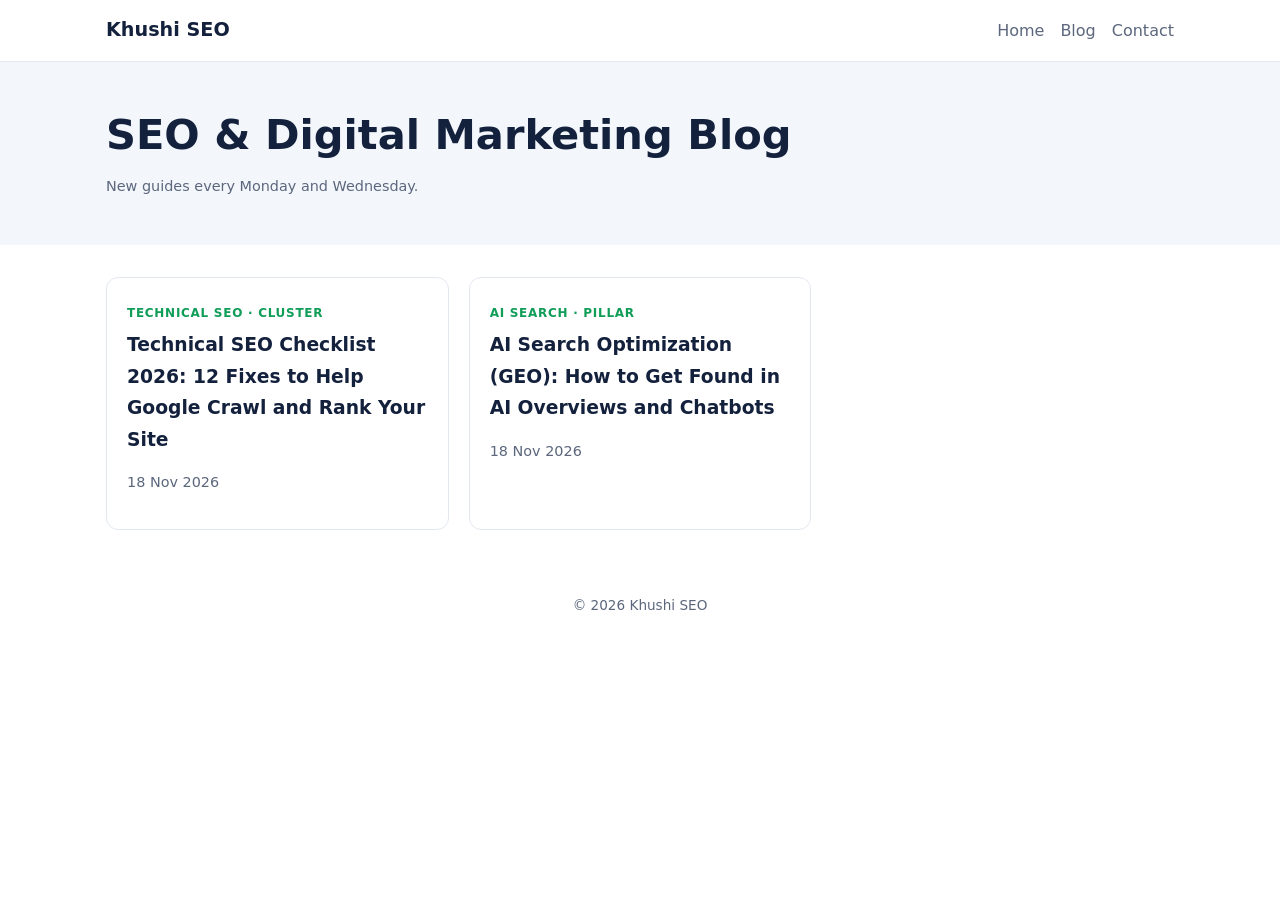
<file: blog/index.html>
<!DOCTYPE html>
<html lang="en-IN">
<head>
<meta charset="UTF-8"><meta name="viewport" content="width=device-width, initial-scale=1.0">
<title>SEO & Digital Marketing Blog | Khushi SEO</title>
<meta name="description" content="Practical guides on SEO services, local SEO, AI search, technical SEO, content marketing and digital marketing for Indian businesses.">
<link rel="canonical" href="https://khushiseo.in/blog/">
<link rel="stylesheet" href="/blog/assets/blog.css">
</head>
<body>
<header class="site"><div class="wrap wide"><a class="brand" href="/">Khushi SEO</a><nav><a href="/">Home</a><a href="/blog/">Blog</a><a href="/#contact">Contact</a></nav></div></header>
<section class="hero"><div class="wrap wide"><h1>SEO & Digital Marketing Blog</h1><p class="meta">New guides every Monday and Wednesday.</p></div></section>
<main class="wrap wide">
<div class="grid" id="posts">
<!-- POSTS:START (automation inserts newest first) -->
<a class="card" href="/blog/technical-seo-checklist/" style="text-decoration:none;color:inherit"><span class="tag">Technical SEO · Cluster</span><h3>Technical SEO Checklist 2026: 12 Fixes to Help Google Crawl and Rank Your Site</h3><p class="meta">18 Nov 2026</p></a>
<a class="card" href="/blog/ai-search-optimization-guide/" style="text-decoration:none;color:inherit"><span class="tag">AI Search · Pillar</span><h3>AI Search Optimization (GEO): How to Get Found in AI Overviews and Chatbots</h3><p class="meta">18 Nov 2026</p></a>
<!-- POSTS:END -->
</div>
</main>
<footer>© 2026 Khushi SEO</footer>
</body></html>
</file>
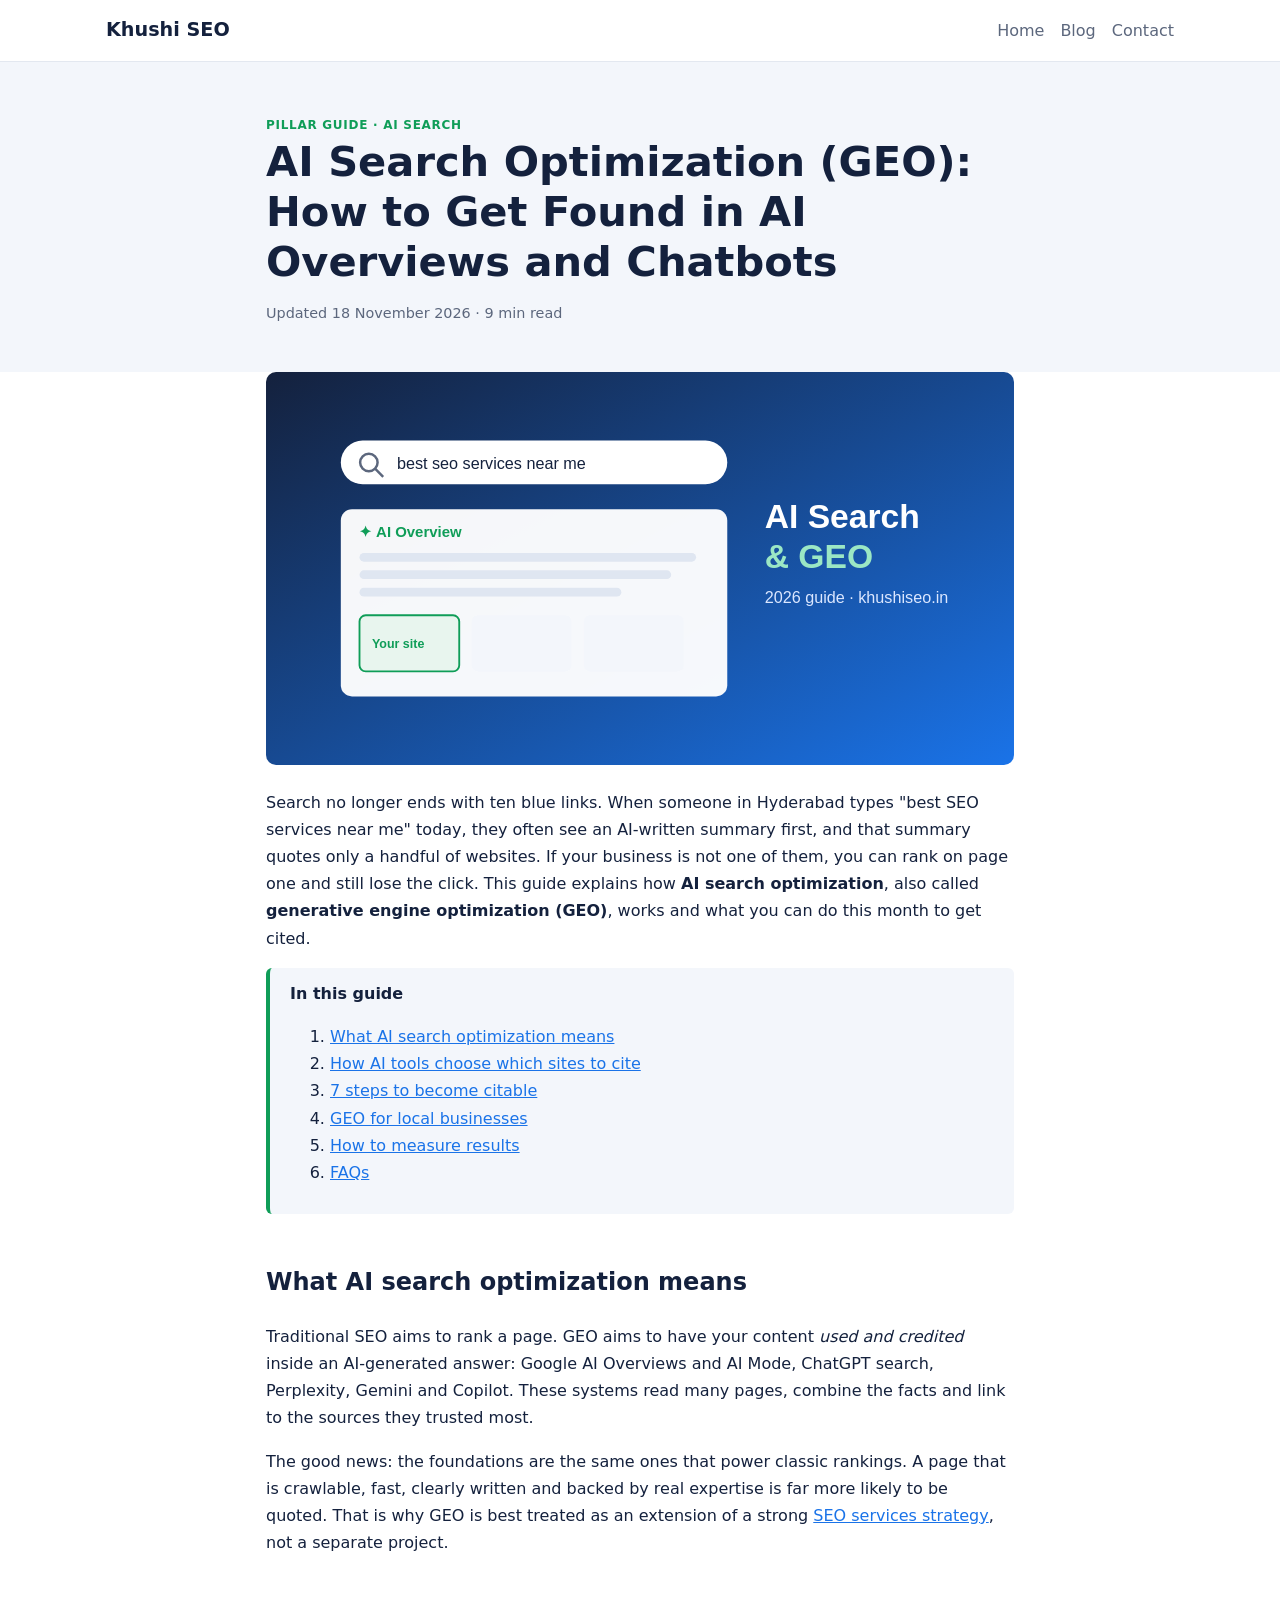
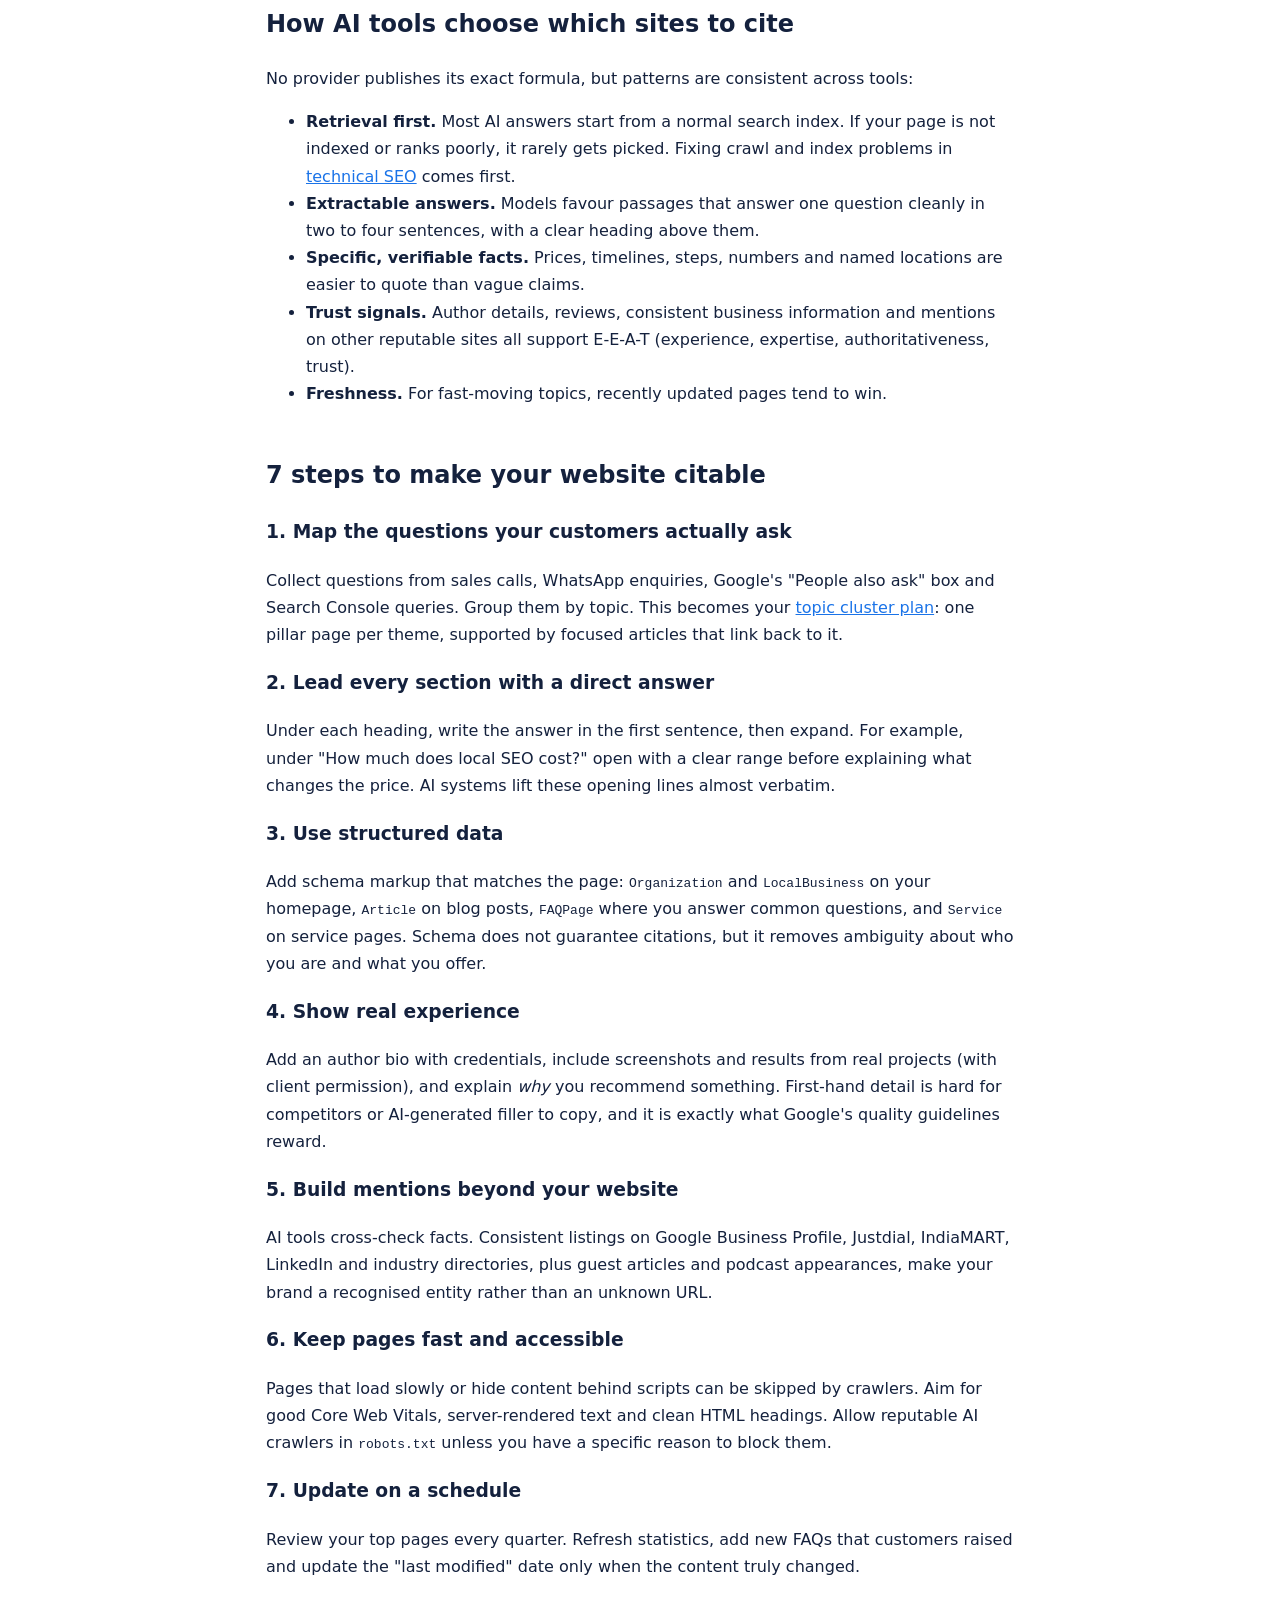
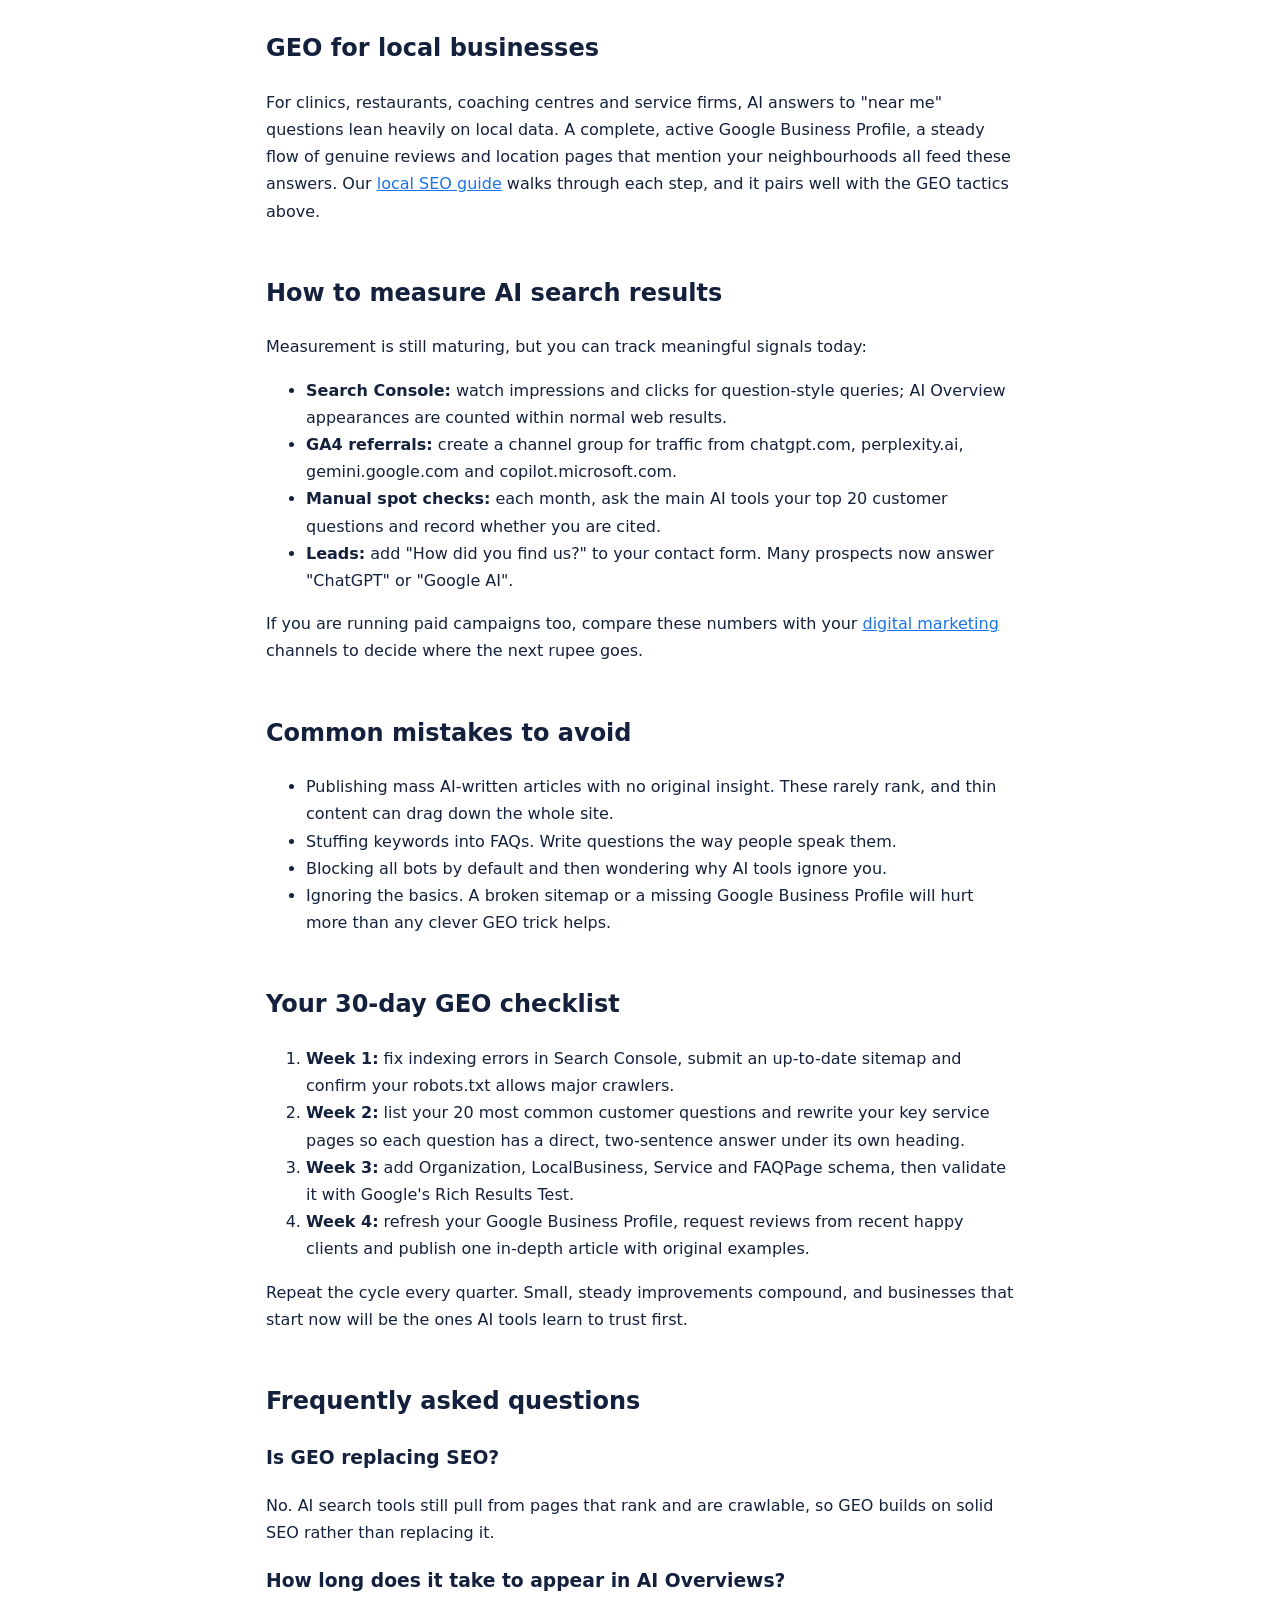
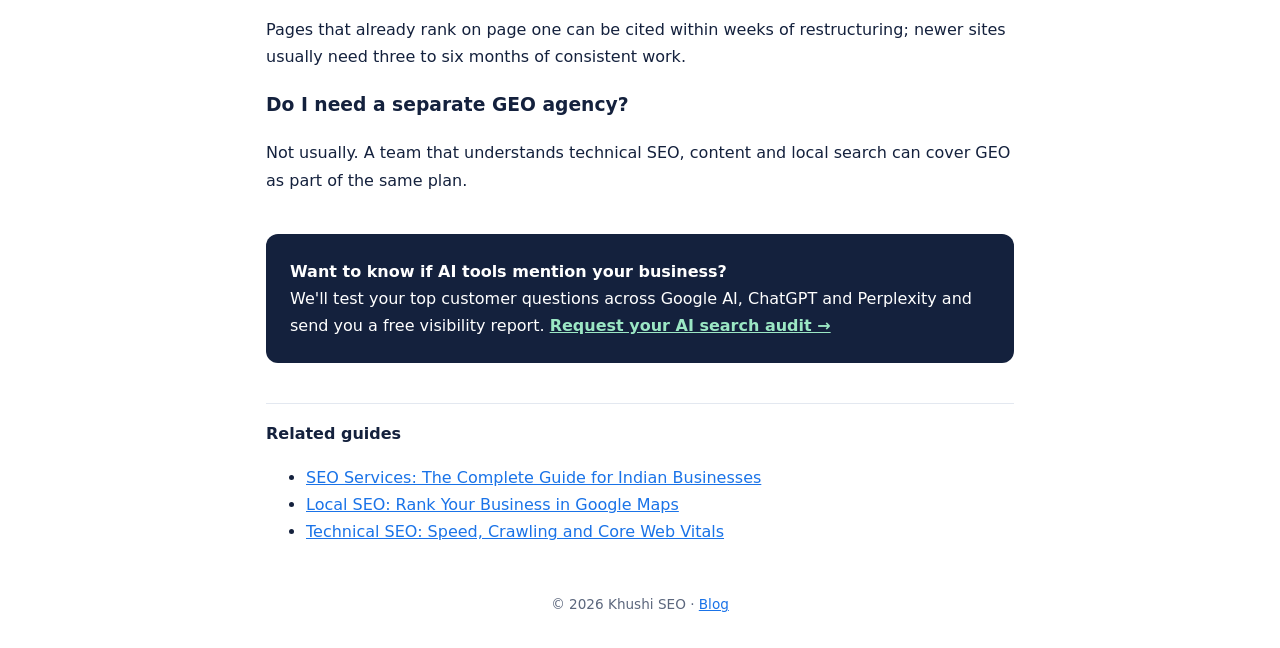
<file: blog/ai-search-optimization-guide/index.html>
<!DOCTYPE html>
<html lang="en-IN">
<head>
<meta charset="UTF-8"><meta name="viewport" content="width=device-width, initial-scale=1.0">
<title>AI Search Optimization (GEO) Guide 2026 | Khushi SEO</title>
<meta name="description" content="Learn how to get your business cited in Google AI Overviews, ChatGPT and other AI search tools. A practical 2026 guide to generative engine optimization (GEO).">
<link rel="canonical" href="https://khushiseo.in/blog/ai-search-optimization-guide/">
<meta property="og:type" content="article"><meta property="og:title" content="AI Search Optimization (GEO): The 2026 Guide">
<meta property="og:description" content="How to get your business cited in AI Overviews and chatbots.">
<meta property="og:image" content="https://khushiseo.in/blog/images/ai-search-optimization-guide.svg">
<meta name="twitter:card" content="summary_large_image">
<link rel="stylesheet" href="/blog/assets/blog.css">
<script type="application/ld+json">
{"@context":"https://schema.org","@graph":[
{"@type":"BlogPosting","headline":"AI Search Optimization (GEO): How to Get Found in AI Overviews and Chatbots","datePublished":"2026-11-18","dateModified":"2026-11-18","author":{"@type":"Organization","name":"Khushi SEO"},"publisher":{"@type":"Organization","name":"Khushi SEO","url":"https://khushiseo.in"},"image":"https://khushiseo.in/blog/images/ai-search-optimization-guide.svg","mainEntityOfPage":"https://khushiseo.in/blog/ai-search-optimization-guide/","keywords":"ai seo, generative engine optimization, ai overviews seo, answer engine optimization"},
{"@type":"FAQPage","mainEntity":[
{"@type":"Question","name":"Is GEO replacing SEO?","acceptedAnswer":{"@type":"Answer","text":"No. AI search tools still pull from pages that rank and are crawlable, so GEO builds on solid SEO rather than replacing it."}},
{"@type":"Question","name":"How long does it take to appear in AI Overviews?","acceptedAnswer":{"@type":"Answer","text":"Pages that already rank on page one can be cited within weeks of restructuring; newer sites usually need three to six months of consistent work."}}]}]}
</script>
</head>
<body>
<header class="site"><div class="wrap wide"><a class="brand" href="/">Khushi SEO</a><nav><a href="/">Home</a><a href="/blog/">Blog</a><a href="/#contact">Contact</a></nav></div></header>
<section class="hero"><div class="wrap">
<span class="tag">Pillar guide · AI Search</span>
<h1>AI Search Optimization (GEO): How to Get Found in AI Overviews and Chatbots</h1>
<p class="meta">Updated 18 November 2026 · 9 min read</p>
</div></section>
<main class="wrap"><article>
<img src="/blog/images/ai-search-optimization-guide.svg" alt="Search bar feeding an AI Overview that cites a business website" width="1200" height="630">

<p>Search no longer ends with ten blue links. When someone in Hyderabad types "best SEO services near me" today, they often see an AI-written summary first, and that summary quotes only a handful of websites. If your business is not one of them, you can rank on page one and still lose the click. This guide explains how <strong>AI search optimization</strong>, also called <strong>generative engine optimization (GEO)</strong>, works and what you can do this month to get cited.</p>

<nav class="toc"><strong>In this guide</strong><ol>
<li><a href="#what">What AI search optimization means</a></li>
<li><a href="#how">How AI tools choose which sites to cite</a></li>
<li><a href="#steps">7 steps to become citable</a></li>
<li><a href="#local">GEO for local businesses</a></li>
<li><a href="#measure">How to measure results</a></li>
<li><a href="#faq">FAQs</a></li></ol></nav>

<h2 id="what">What AI search optimization means</h2>
<p>Traditional SEO aims to rank a page. GEO aims to have your content <em>used and credited</em> inside an AI-generated answer: Google AI Overviews and AI Mode, ChatGPT search, Perplexity, Gemini and Copilot. These systems read many pages, combine the facts and link to the sources they trusted most.</p>
<p>The good news: the foundations are the same ones that power classic rankings. A page that is crawlable, fast, clearly written and backed by real expertise is far more likely to be quoted. That is why GEO is best treated as an extension of a strong <a href="/blog/seo-services-complete-guide/">SEO services strategy</a>, not a separate project.</p>

<h2 id="how">How AI tools choose which sites to cite</h2>
<p>No provider publishes its exact formula, but patterns are consistent across tools:</p>
<ul>
<li><strong>Retrieval first.</strong> Most AI answers start from a normal search index. If your page is not indexed or ranks poorly, it rarely gets picked. Fixing crawl and index problems in <a href="/blog/technical-seo-guide/">technical SEO</a> comes first.</li>
<li><strong>Extractable answers.</strong> Models favour passages that answer one question cleanly in two to four sentences, with a clear heading above them.</li>
<li><strong>Specific, verifiable facts.</strong> Prices, timelines, steps, numbers and named locations are easier to quote than vague claims.</li>
<li><strong>Trust signals.</strong> Author details, reviews, consistent business information and mentions on other reputable sites all support E-E-A-T (experience, expertise, authoritativeness, trust).</li>
<li><strong>Freshness.</strong> For fast-moving topics, recently updated pages tend to win.</li>
</ul>

<h2 id="steps">7 steps to make your website citable</h2>
<h3>1. Map the questions your customers actually ask</h3>
<p>Collect questions from sales calls, WhatsApp enquiries, Google's "People also ask" box and Search Console queries. Group them by topic. This becomes your <a href="/blog/content-marketing-seo-guide/">topic cluster plan</a>: one pillar page per theme, supported by focused articles that link back to it.</p>

<h3>2. Lead every section with a direct answer</h3>
<p>Under each heading, write the answer in the first sentence, then expand. For example, under "How much does local SEO cost?" open with a clear range before explaining what changes the price. AI systems lift these opening lines almost verbatim.</p>

<h3>3. Use structured data</h3>
<p>Add schema markup that matches the page: <code>Organization</code> and <code>LocalBusiness</code> on your homepage, <code>Article</code> on blog posts, <code>FAQPage</code> where you answer common questions, and <code>Service</code> on service pages. Schema does not guarantee citations, but it removes ambiguity about who you are and what you offer.</p>

<h3>4. Show real experience</h3>
<p>Add an author bio with credentials, include screenshots and results from real projects (with client permission), and explain <em>why</em> you recommend something. First-hand detail is hard for competitors or AI-generated filler to copy, and it is exactly what Google's quality guidelines reward.</p>

<h3>5. Build mentions beyond your website</h3>
<p>AI tools cross-check facts. Consistent listings on Google Business Profile, Justdial, IndiaMART, LinkedIn and industry directories, plus guest articles and podcast appearances, make your brand a recognised entity rather than an unknown URL.</p>

<h3>6. Keep pages fast and accessible</h3>
<p>Pages that load slowly or hide content behind scripts can be skipped by crawlers. Aim for good Core Web Vitals, server-rendered text and clean HTML headings. Allow reputable AI crawlers in <code>robots.txt</code> unless you have a specific reason to block them.</p>

<h3>7. Update on a schedule</h3>
<p>Review your top pages every quarter. Refresh statistics, add new FAQs that customers raised and update the "last modified" date only when the content truly changed.</p>

<h2 id="local">GEO for local businesses</h2>
<p>For clinics, restaurants, coaching centres and service firms, AI answers to "near me" questions lean heavily on local data. A complete, active Google Business Profile, a steady flow of genuine reviews and location pages that mention your neighbourhoods all feed these answers. Our <a href="/blog/local-seo-guide/">local SEO guide</a> walks through each step, and it pairs well with the GEO tactics above.</p>

<h2 id="measure">How to measure AI search results</h2>
<p>Measurement is still maturing, but you can track meaningful signals today:</p>
<ul>
<li><strong>Search Console:</strong> watch impressions and clicks for question-style queries; AI Overview appearances are counted within normal web results.</li>
<li><strong>GA4 referrals:</strong> create a channel group for traffic from chatgpt.com, perplexity.ai, gemini.google.com and copilot.microsoft.com.</li>
<li><strong>Manual spot checks:</strong> each month, ask the main AI tools your top 20 customer questions and record whether you are cited.</li>
<li><strong>Leads:</strong> add "How did you find us?" to your contact form. Many prospects now answer "ChatGPT" or "Google AI".</li>
</ul>
<p>If you are running paid campaigns too, compare these numbers with your <a href="/blog/digital-marketing-guide/">digital marketing</a> channels to decide where the next rupee goes.</p>

<h2>Common mistakes to avoid</h2>
<ul>
<li>Publishing mass AI-written articles with no original insight. These rarely rank, and thin content can drag down the whole site.</li>
<li>Stuffing keywords into FAQs. Write questions the way people speak them.</li>
<li>Blocking all bots by default and then wondering why AI tools ignore you.</li>
<li>Ignoring the basics. A broken sitemap or a missing Google Business Profile will hurt more than any clever GEO trick helps.</li>
</ul>

<h2>Your 30-day GEO checklist</h2>
<ol>
<li><strong>Week 1:</strong> fix indexing errors in Search Console, submit an up-to-date sitemap and confirm your robots.txt allows major crawlers.</li>
<li><strong>Week 2:</strong> list your 20 most common customer questions and rewrite your key service pages so each question has a direct, two-sentence answer under its own heading.</li>
<li><strong>Week 3:</strong> add Organization, LocalBusiness, Service and FAQPage schema, then validate it with Google's Rich Results Test.</li>
<li><strong>Week 4:</strong> refresh your Google Business Profile, request reviews from recent happy clients and publish one in-depth article with original examples.</li>
</ol>
<p>Repeat the cycle every quarter. Small, steady improvements compound, and businesses that start now will be the ones AI tools learn to trust first.</p>

<h2 id="faq">Frequently asked questions</h2>
<h3>Is GEO replacing SEO?</h3>
<p>No. AI search tools still pull from pages that rank and are crawlable, so GEO builds on solid SEO rather than replacing it.</p>
<h3>How long does it take to appear in AI Overviews?</h3>
<p>Pages that already rank on page one can be cited within weeks of restructuring; newer sites usually need three to six months of consistent work.</p>
<h3>Do I need a separate GEO agency?</h3>
<p>Not usually. A team that understands technical SEO, content and local search can cover GEO as part of the same plan.</p>

<div class="cta"><strong>Want to know if AI tools mention your business?</strong><br>We'll test your top customer questions across Google AI, ChatGPT and Perplexity and send you a free visibility report. <a href="/#contact">Request your AI search audit →</a></div>

<div class="related"><strong>Related guides</strong><ul>
<li><a href="/blog/seo-services-complete-guide/">SEO Services: The Complete Guide for Indian Businesses</a></li>
<li><a href="/blog/local-seo-guide/">Local SEO: Rank Your Business in Google Maps</a></li>
<li><a href="/blog/technical-seo-guide/">Technical SEO: Speed, Crawling and Core Web Vitals</a></li>
</ul></div>
</article></main>
<footer>© 2026 Khushi SEO · <a href="/blog/">Blog</a></footer>
</body></html>
</file>
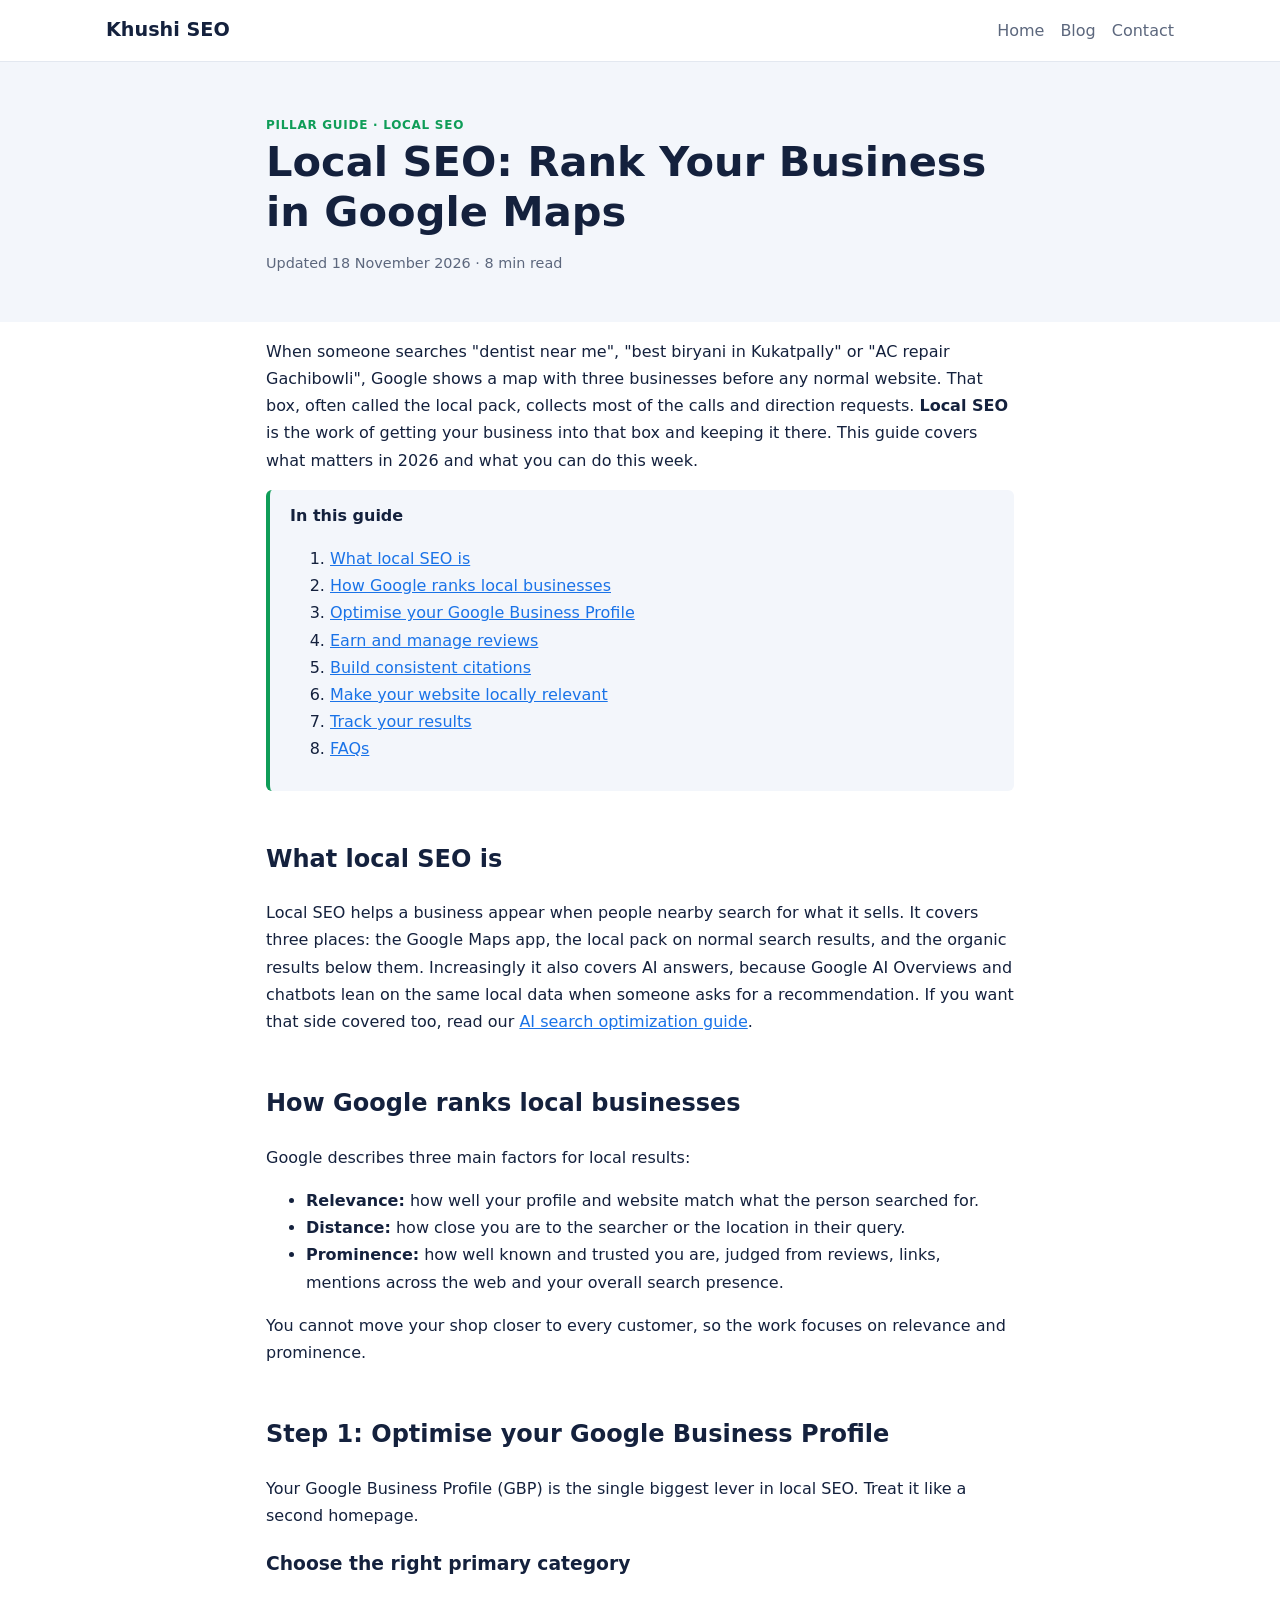
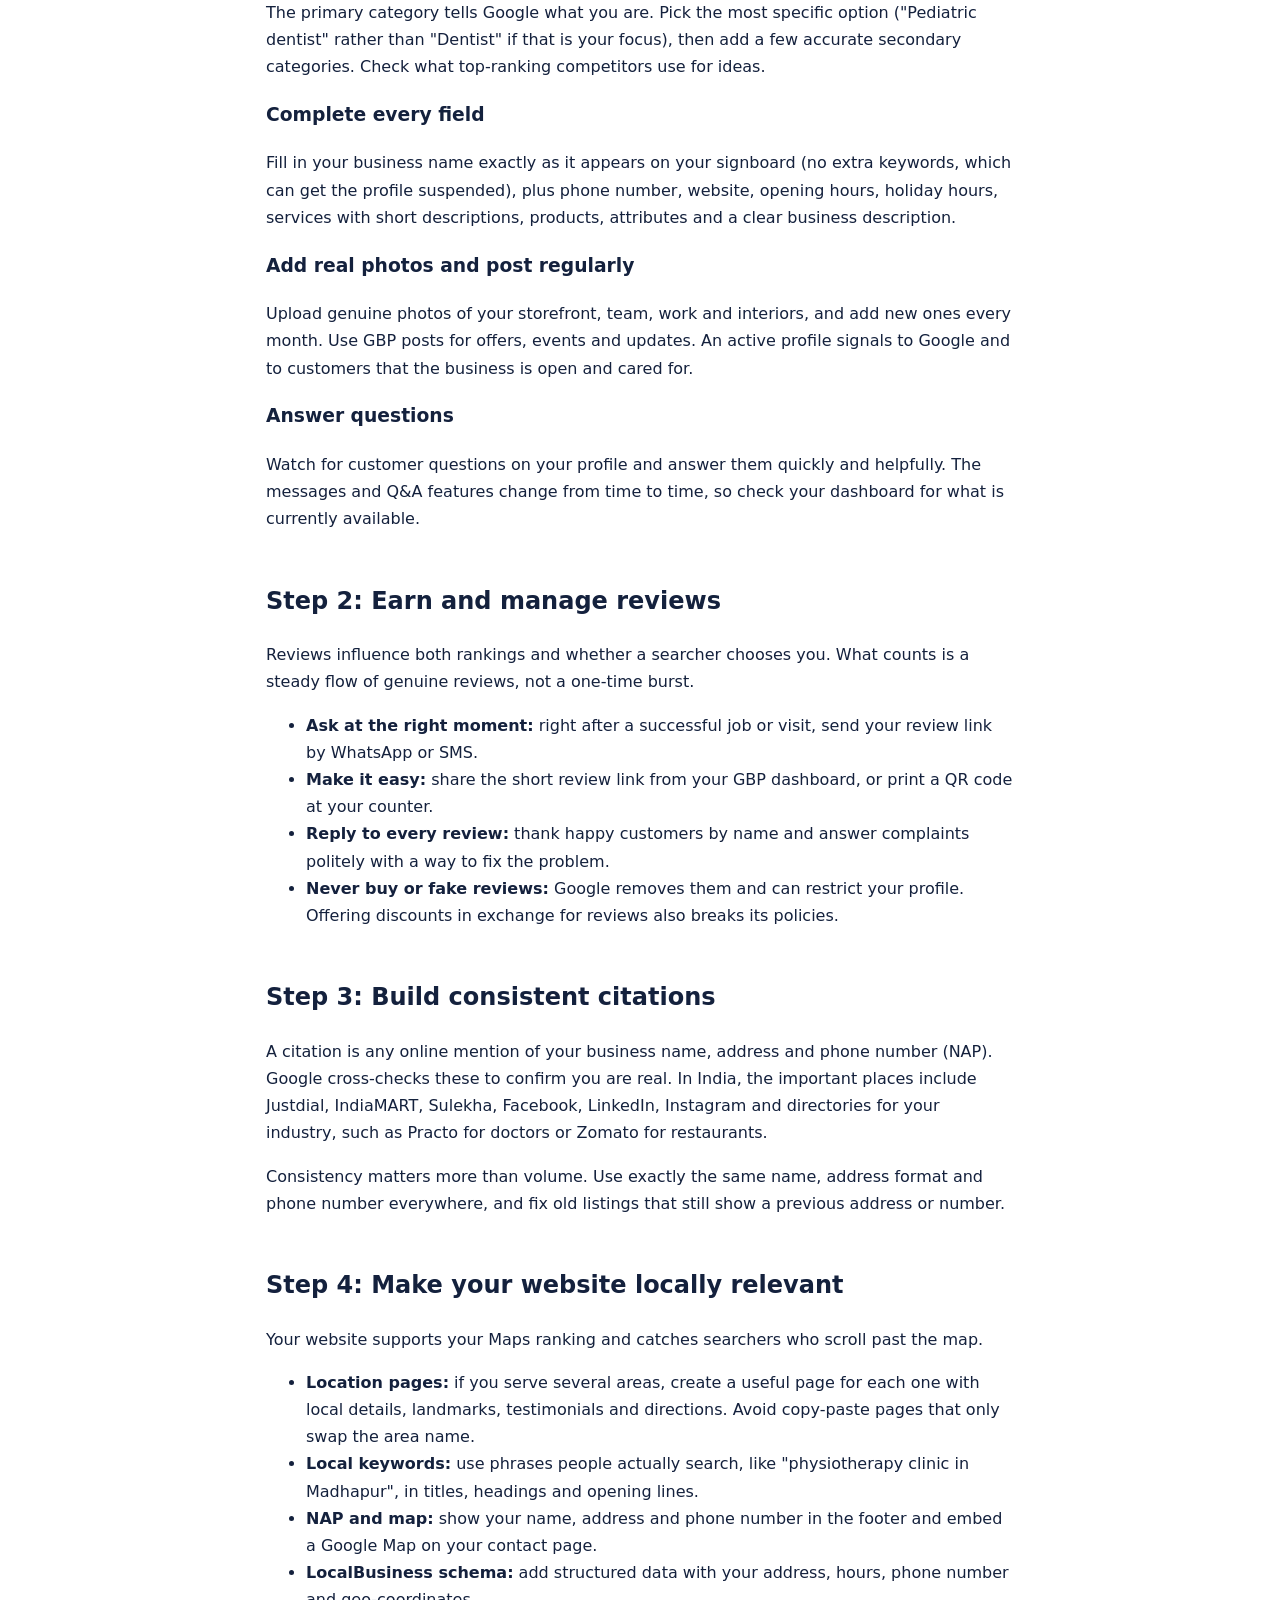
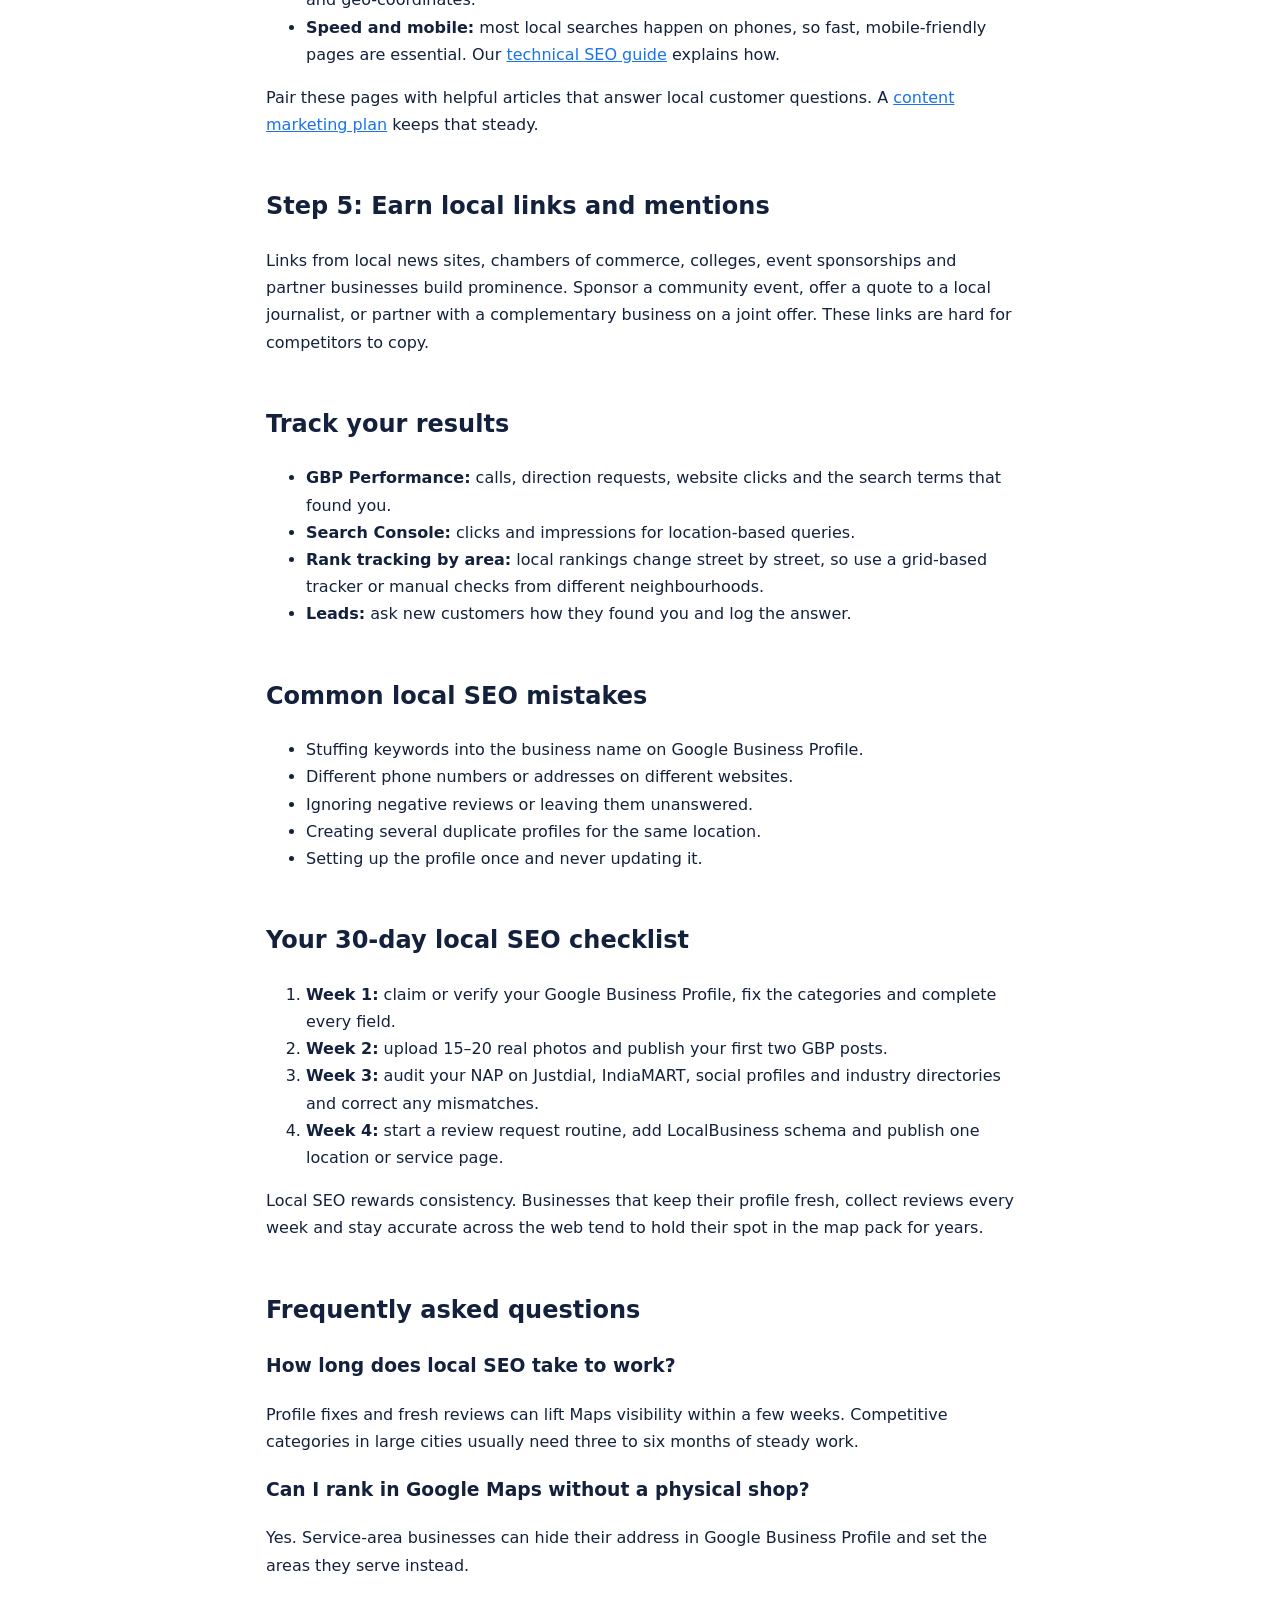
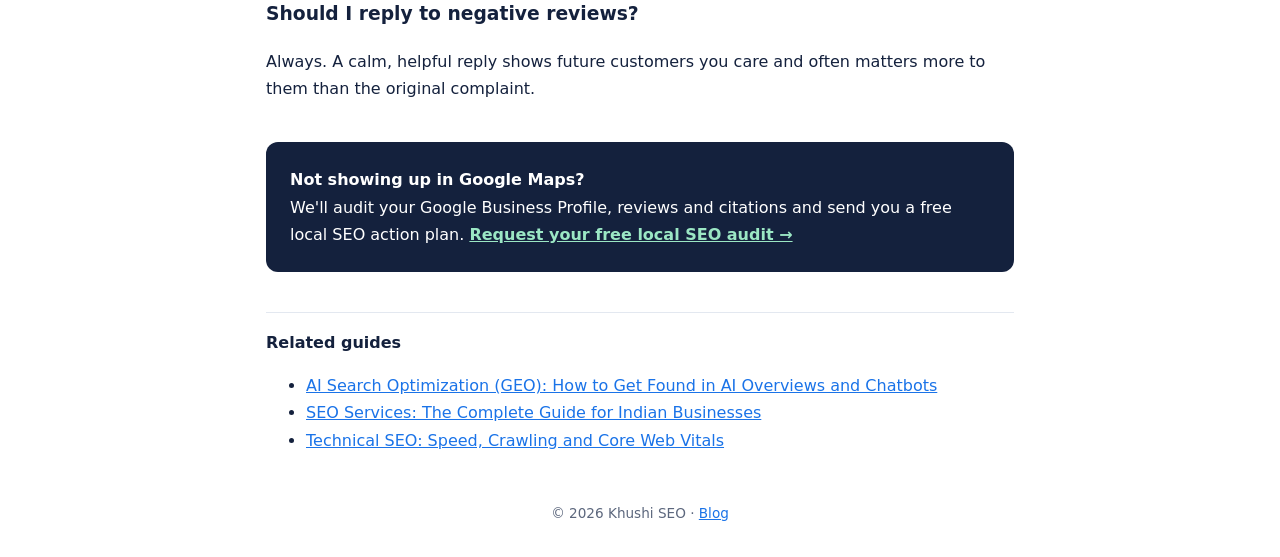
<file: blog/local-seo-guide/index.html>
<!DOCTYPE html>
<html lang="en-IN">
<head>
<meta charset="UTF-8"><meta name="viewport" content="width=device-width, initial-scale=1.0">
<title>Local SEO Guide 2026: Rank Your Business in Google Maps | Khushi SEO</title>
<meta name="description" content="A practical 2026 local SEO guide for Indian businesses: optimise your Google Business Profile, earn reviews, build citations and rank in Google Maps and 'near me' searches.">
<link rel="canonical" href="https://khushiseo.in/blog/local-seo-guide/">
<meta property="og:type" content="article"><meta property="og:title" content="Local SEO: Rank Your Business in Google Maps (2026 Guide)">
<meta property="og:description" content="How to show up in Google Maps and 'near me' searches, step by step.">
<meta property="og:image" content="https://khushiseo.in/blog/images/ai-search-optimization-guide.svg">
<meta name="twitter:card" content="summary_large_image">
<link rel="stylesheet" href="/blog/assets/blog.css">
<script type="application/ld+json">
{"@context":"https://schema.org","@graph":[
{"@type":"BlogPosting","headline":"Local SEO: Rank Your Business in Google Maps","datePublished":"2026-11-18","dateModified":"2026-11-18","author":{"@type":"Organization","name":"Khushi SEO"},"publisher":{"@type":"Organization","name":"Khushi SEO","url":"https://khushiseo.in"},"mainEntityOfPage":"https://khushiseo.in/blog/local-seo-guide/","keywords":"local seo, google business profile, near me seo, google maps ranking, local seo services india"},
{"@type":"FAQPage","mainEntity":[
{"@type":"Question","name":"How long does local SEO take to work?","acceptedAnswer":{"@type":"Answer","text":"Profile fixes and fresh reviews can lift Maps visibility within a few weeks. Competitive categories in large cities usually need three to six months of steady work."}},
{"@type":"Question","name":"Can I rank in Google Maps without a physical shop?","acceptedAnswer":{"@type":"Answer","text":"Yes. Service-area businesses can hide their address in Google Business Profile and set the areas they serve instead."}},
{"@type":"Question","name":"Should I reply to negative reviews?","acceptedAnswer":{"@type":"Answer","text":"Always. A calm, helpful reply shows future customers you care and often matters more to them than the original complaint."}}]}]}
</script>
</head>
<body>
<header class="site"><div class="wrap wide"><a class="brand" href="/">Khushi SEO</a><nav><a href="/">Home</a><a href="/blog/">Blog</a><a href="/#contact">Contact</a></nav></div></header>
<section class="hero"><div class="wrap">
<span class="tag">Pillar guide · Local SEO</span>
<h1>Local SEO: Rank Your Business in Google Maps</h1>
<p class="meta">Updated 18 November 2026 · 8 min read</p>
</div></section>
<main class="wrap"><article>

<p>When someone searches "dentist near me", "best biryani in Kukatpally" or "AC repair Gachibowli", Google shows a map with three businesses before any normal website. That box, often called the local pack, collects most of the calls and direction requests. <strong>Local SEO</strong> is the work of getting your business into that box and keeping it there. This guide covers what matters in 2026 and what you can do this week.</p>

<nav class="toc"><strong>In this guide</strong><ol>
<li><a href="#what">What local SEO is</a></li>
<li><a href="#factors">How Google ranks local businesses</a></li>
<li><a href="#gbp">Optimise your Google Business Profile</a></li>
<li><a href="#reviews">Earn and manage reviews</a></li>
<li><a href="#citations">Build consistent citations</a></li>
<li><a href="#website">Make your website locally relevant</a></li>
<li><a href="#measure">Track your results</a></li>
<li><a href="#faq">FAQs</a></li></ol></nav>

<h2 id="what">What local SEO is</h2>
<p>Local SEO helps a business appear when people nearby search for what it sells. It covers three places: the Google Maps app, the local pack on normal search results, and the organic results below them. Increasingly it also covers AI answers, because Google AI Overviews and chatbots lean on the same local data when someone asks for a recommendation. If you want that side covered too, read our <a href="/blog/ai-search-optimization-guide/">AI search optimization guide</a>.</p>

<h2 id="factors">How Google ranks local businesses</h2>
<p>Google describes three main factors for local results:</p>
<ul>
<li><strong>Relevance:</strong> how well your profile and website match what the person searched for.</li>
<li><strong>Distance:</strong> how close you are to the searcher or the location in their query.</li>
<li><strong>Prominence:</strong> how well known and trusted you are, judged from reviews, links, mentions across the web and your overall search presence.</li>
</ul>
<p>You cannot move your shop closer to every customer, so the work focuses on relevance and prominence.</p>

<h2 id="gbp">Step 1: Optimise your Google Business Profile</h2>
<p>Your Google Business Profile (GBP) is the single biggest lever in local SEO. Treat it like a second homepage.</p>
<h3>Choose the right primary category</h3>
<p>The primary category tells Google what you are. Pick the most specific option ("Pediatric dentist" rather than "Dentist" if that is your focus), then add a few accurate secondary categories. Check what top-ranking competitors use for ideas.</p>
<h3>Complete every field</h3>
<p>Fill in your business name exactly as it appears on your signboard (no extra keywords, which can get the profile suspended), plus phone number, website, opening hours, holiday hours, services with short descriptions, products, attributes and a clear business description.</p>
<h3>Add real photos and post regularly</h3>
<p>Upload genuine photos of your storefront, team, work and interiors, and add new ones every month. Use GBP posts for offers, events and updates. An active profile signals to Google and to customers that the business is open and cared for.</p>
<h3>Answer questions</h3>
<p>Watch for customer questions on your profile and answer them quickly and helpfully. The messages and Q&amp;A features change from time to time, so check your dashboard for what is currently available.</p>

<h2 id="reviews">Step 2: Earn and manage reviews</h2>
<p>Reviews influence both rankings and whether a searcher chooses you. What counts is a steady flow of genuine reviews, not a one-time burst.</p>
<ul>
<li><strong>Ask at the right moment:</strong> right after a successful job or visit, send your review link by WhatsApp or SMS.</li>
<li><strong>Make it easy:</strong> share the short review link from your GBP dashboard, or print a QR code at your counter.</li>
<li><strong>Reply to every review:</strong> thank happy customers by name and answer complaints politely with a way to fix the problem.</li>
<li><strong>Never buy or fake reviews:</strong> Google removes them and can restrict your profile. Offering discounts in exchange for reviews also breaks its policies.</li>
</ul>

<h2 id="citations">Step 3: Build consistent citations</h2>
<p>A citation is any online mention of your business name, address and phone number (NAP). Google cross-checks these to confirm you are real. In India, the important places include Justdial, IndiaMART, Sulekha, Facebook, LinkedIn, Instagram and directories for your industry, such as Practo for doctors or Zomato for restaurants.</p>
<p>Consistency matters more than volume. Use exactly the same name, address format and phone number everywhere, and fix old listings that still show a previous address or number.</p>

<h2 id="website">Step 4: Make your website locally relevant</h2>
<p>Your website supports your Maps ranking and catches searchers who scroll past the map.</p>
<ul>
<li><strong>Location pages:</strong> if you serve several areas, create a useful page for each one with local details, landmarks, testimonials and directions. Avoid copy-paste pages that only swap the area name.</li>
<li><strong>Local keywords:</strong> use phrases people actually search, like "physiotherapy clinic in Madhapur", in titles, headings and opening lines.</li>
<li><strong>NAP and map:</strong> show your name, address and phone number in the footer and embed a Google Map on your contact page.</li>
<li><strong>LocalBusiness schema:</strong> add structured data with your address, hours, phone number and geo-coordinates.</li>
<li><strong>Speed and mobile:</strong> most local searches happen on phones, so fast, mobile-friendly pages are essential. Our <a href="/blog/technical-seo-guide/">technical SEO guide</a> explains how.</li>
</ul>
<p>Pair these pages with helpful articles that answer local customer questions. A <a href="/blog/content-marketing-seo-guide/">content marketing plan</a> keeps that steady.</p>

<h2>Step 5: Earn local links and mentions</h2>
<p>Links from local news sites, chambers of commerce, colleges, event sponsorships and partner businesses build prominence. Sponsor a community event, offer a quote to a local journalist, or partner with a complementary business on a joint offer. These links are hard for competitors to copy.</p>

<h2 id="measure">Track your results</h2>
<ul>
<li><strong>GBP Performance:</strong> calls, direction requests, website clicks and the search terms that found you.</li>
<li><strong>Search Console:</strong> clicks and impressions for location-based queries.</li>
<li><strong>Rank tracking by area:</strong> local rankings change street by street, so use a grid-based tracker or manual checks from different neighbourhoods.</li>
<li><strong>Leads:</strong> ask new customers how they found you and log the answer.</li>
</ul>

<h2>Common local SEO mistakes</h2>
<ul>
<li>Stuffing keywords into the business name on Google Business Profile.</li>
<li>Different phone numbers or addresses on different websites.</li>
<li>Ignoring negative reviews or leaving them unanswered.</li>
<li>Creating several duplicate profiles for the same location.</li>
<li>Setting up the profile once and never updating it.</li>
</ul>

<h2>Your 30-day local SEO checklist</h2>
<ol>
<li><strong>Week 1:</strong> claim or verify your Google Business Profile, fix the categories and complete every field.</li>
<li><strong>Week 2:</strong> upload 15–20 real photos and publish your first two GBP posts.</li>
<li><strong>Week 3:</strong> audit your NAP on Justdial, IndiaMART, social profiles and industry directories and correct any mismatches.</li>
<li><strong>Week 4:</strong> start a review request routine, add LocalBusiness schema and publish one location or service page.</li>
</ol>
<p>Local SEO rewards consistency. Businesses that keep their profile fresh, collect reviews every week and stay accurate across the web tend to hold their spot in the map pack for years.</p>

<h2 id="faq">Frequently asked questions</h2>
<h3>How long does local SEO take to work?</h3>
<p>Profile fixes and fresh reviews can lift Maps visibility within a few weeks. Competitive categories in large cities usually need three to six months of steady work.</p>
<h3>Can I rank in Google Maps without a physical shop?</h3>
<p>Yes. Service-area businesses can hide their address in Google Business Profile and set the areas they serve instead.</p>
<h3>Should I reply to negative reviews?</h3>
<p>Always. A calm, helpful reply shows future customers you care and often matters more to them than the original complaint.</p>

<div class="cta"><strong>Not showing up in Google Maps?</strong><br>We'll audit your Google Business Profile, reviews and citations and send you a free local SEO action plan. <a href="/#contact">Request your free local SEO audit →</a></div>

<div class="related"><strong>Related guides</strong><ul>
<li><a href="/blog/ai-search-optimization-guide/">AI Search Optimization (GEO): How to Get Found in AI Overviews and Chatbots</a></li>
<li><a href="/blog/seo-services-complete-guide/">SEO Services: The Complete Guide for Indian Businesses</a></li>
<li><a href="/blog/technical-seo-guide/">Technical SEO: Speed, Crawling and Core Web Vitals</a></li>
</ul></div>
</article></main>
<footer>© 2026 Khushi SEO · <a href="/blog/">Blog</a></footer>
</body></html>
</file>
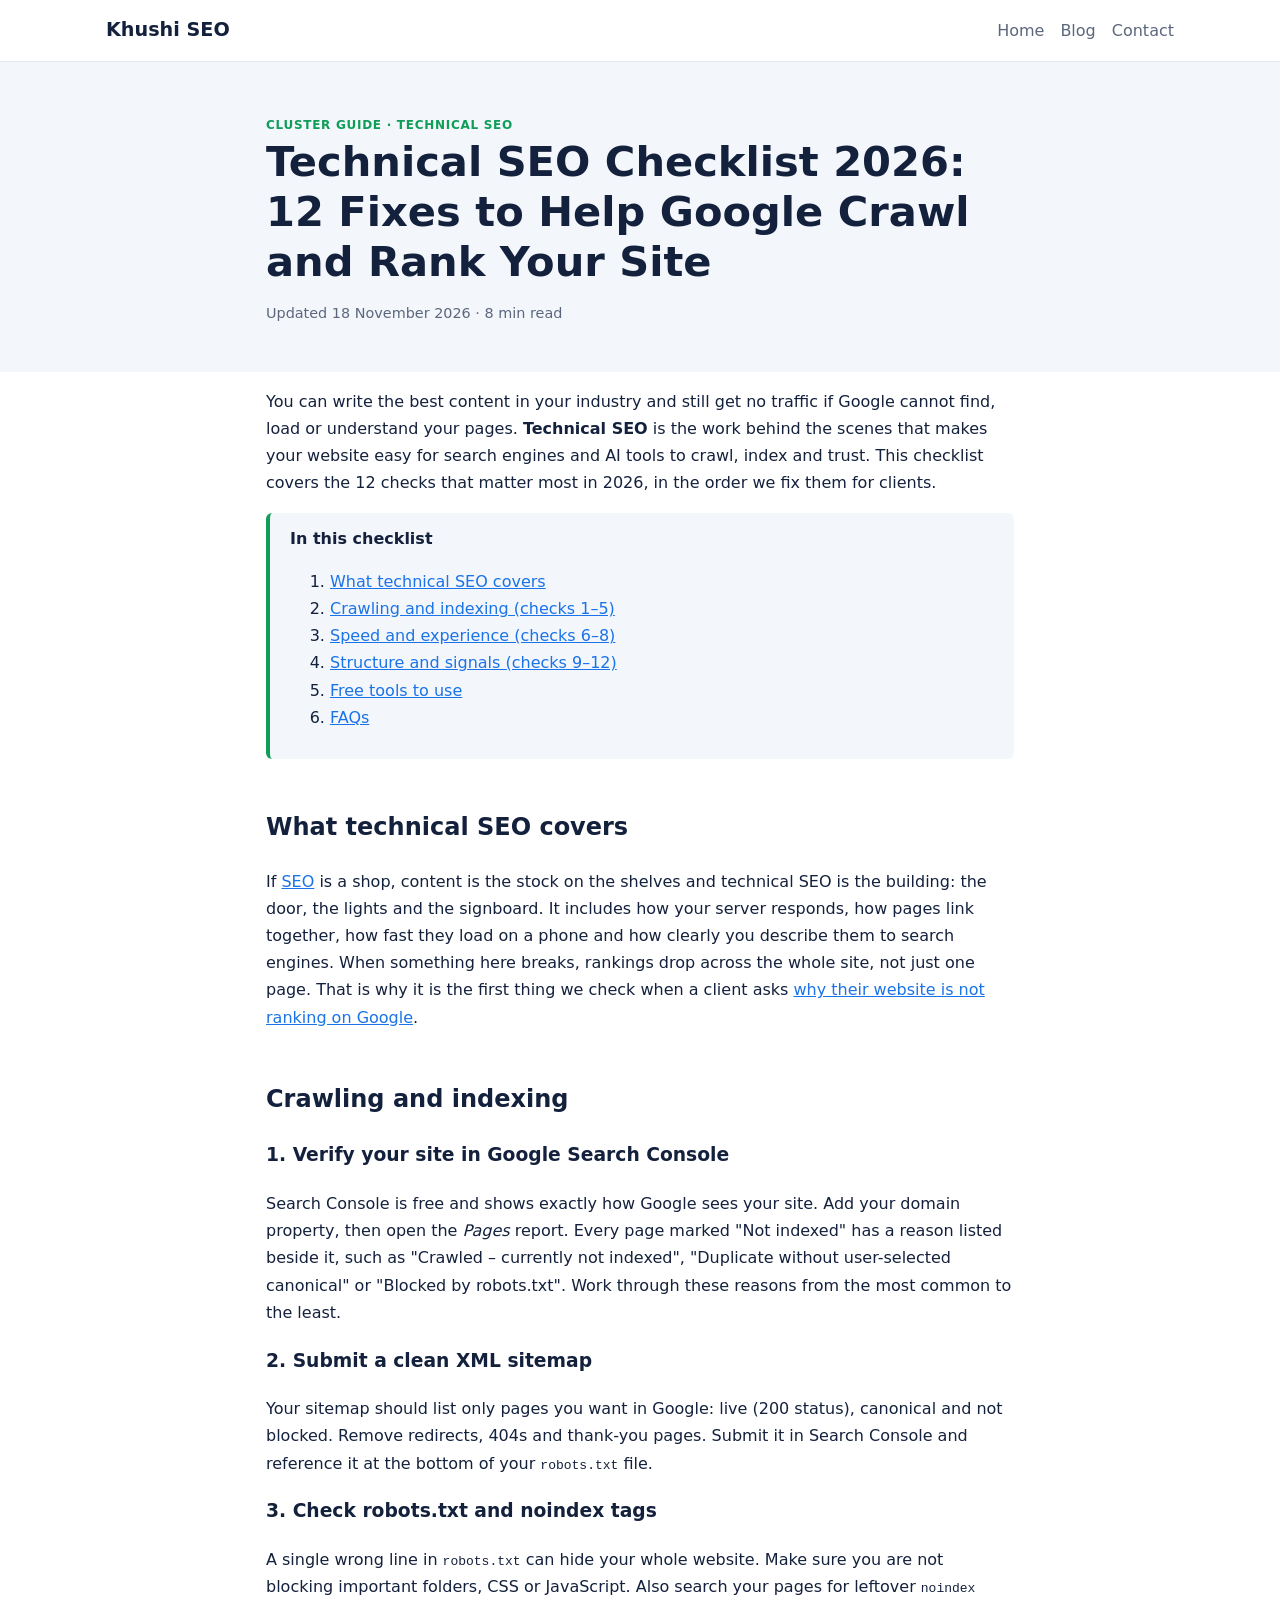
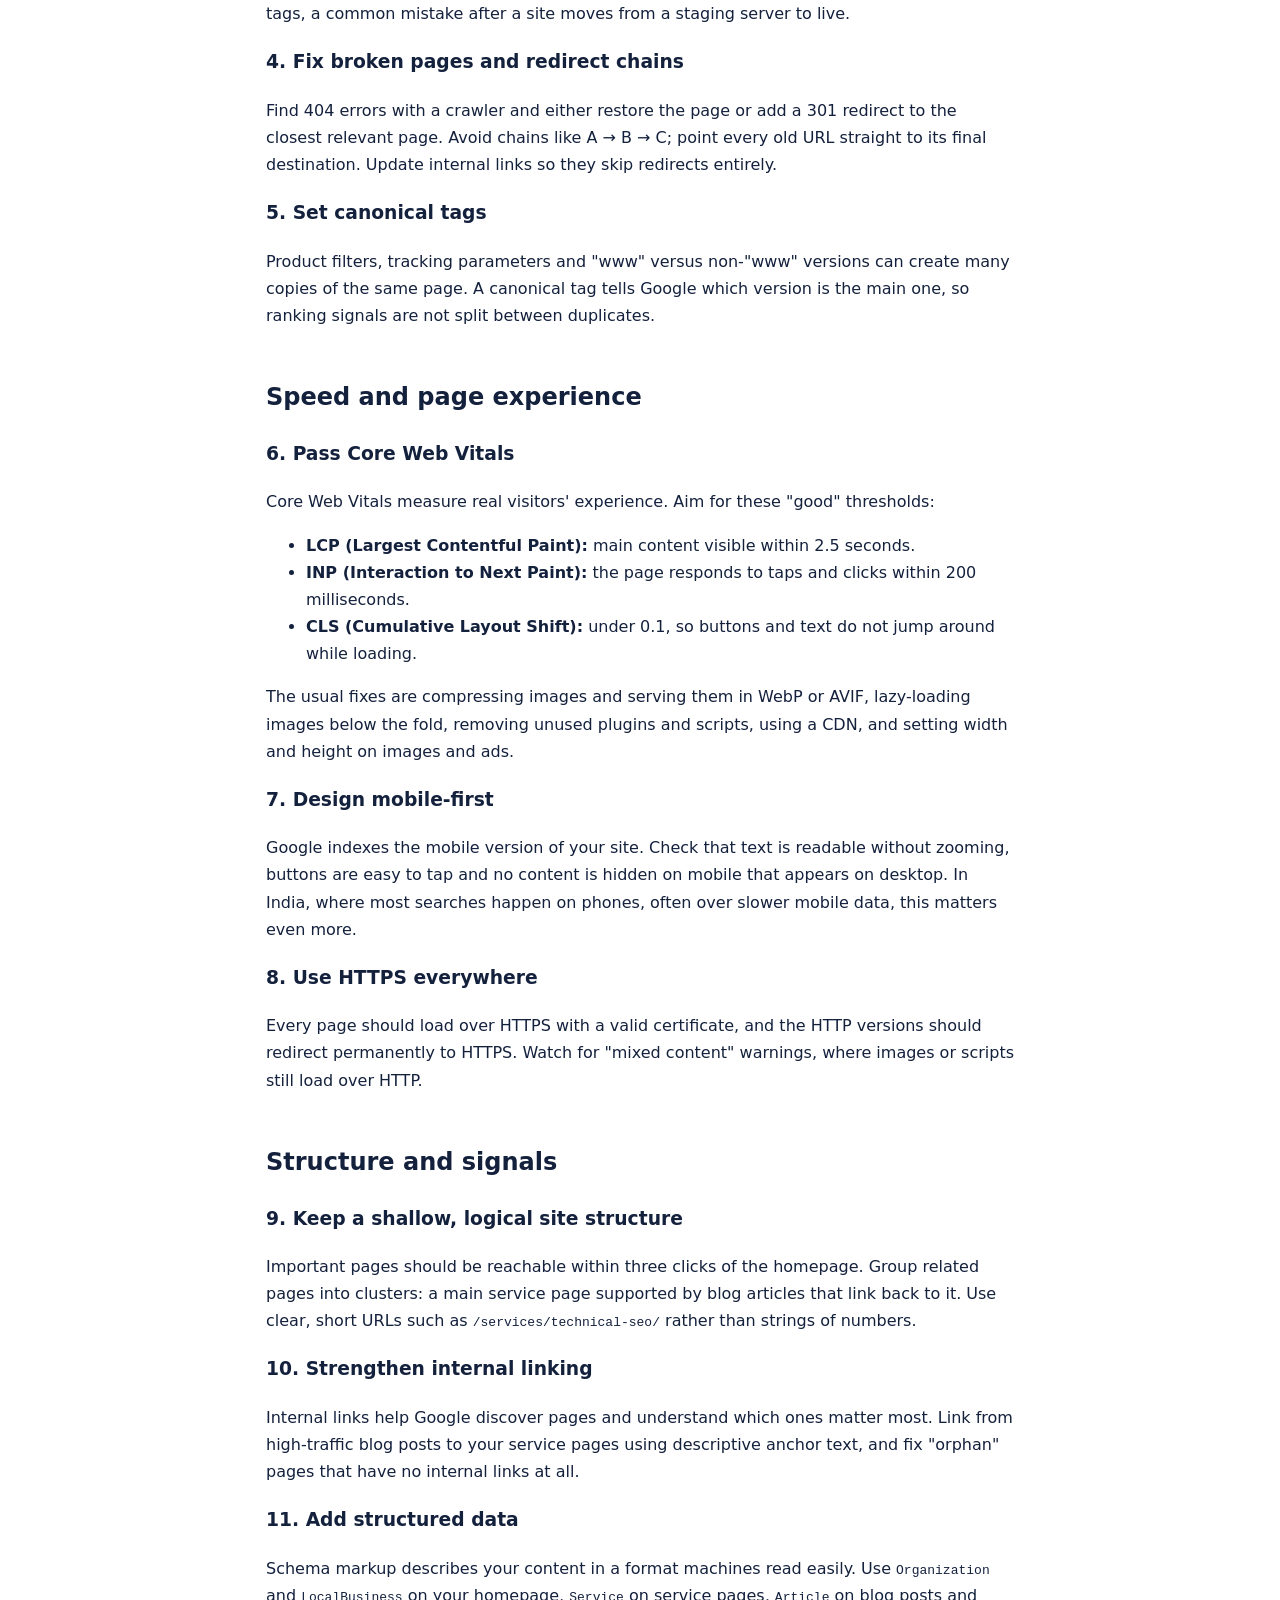
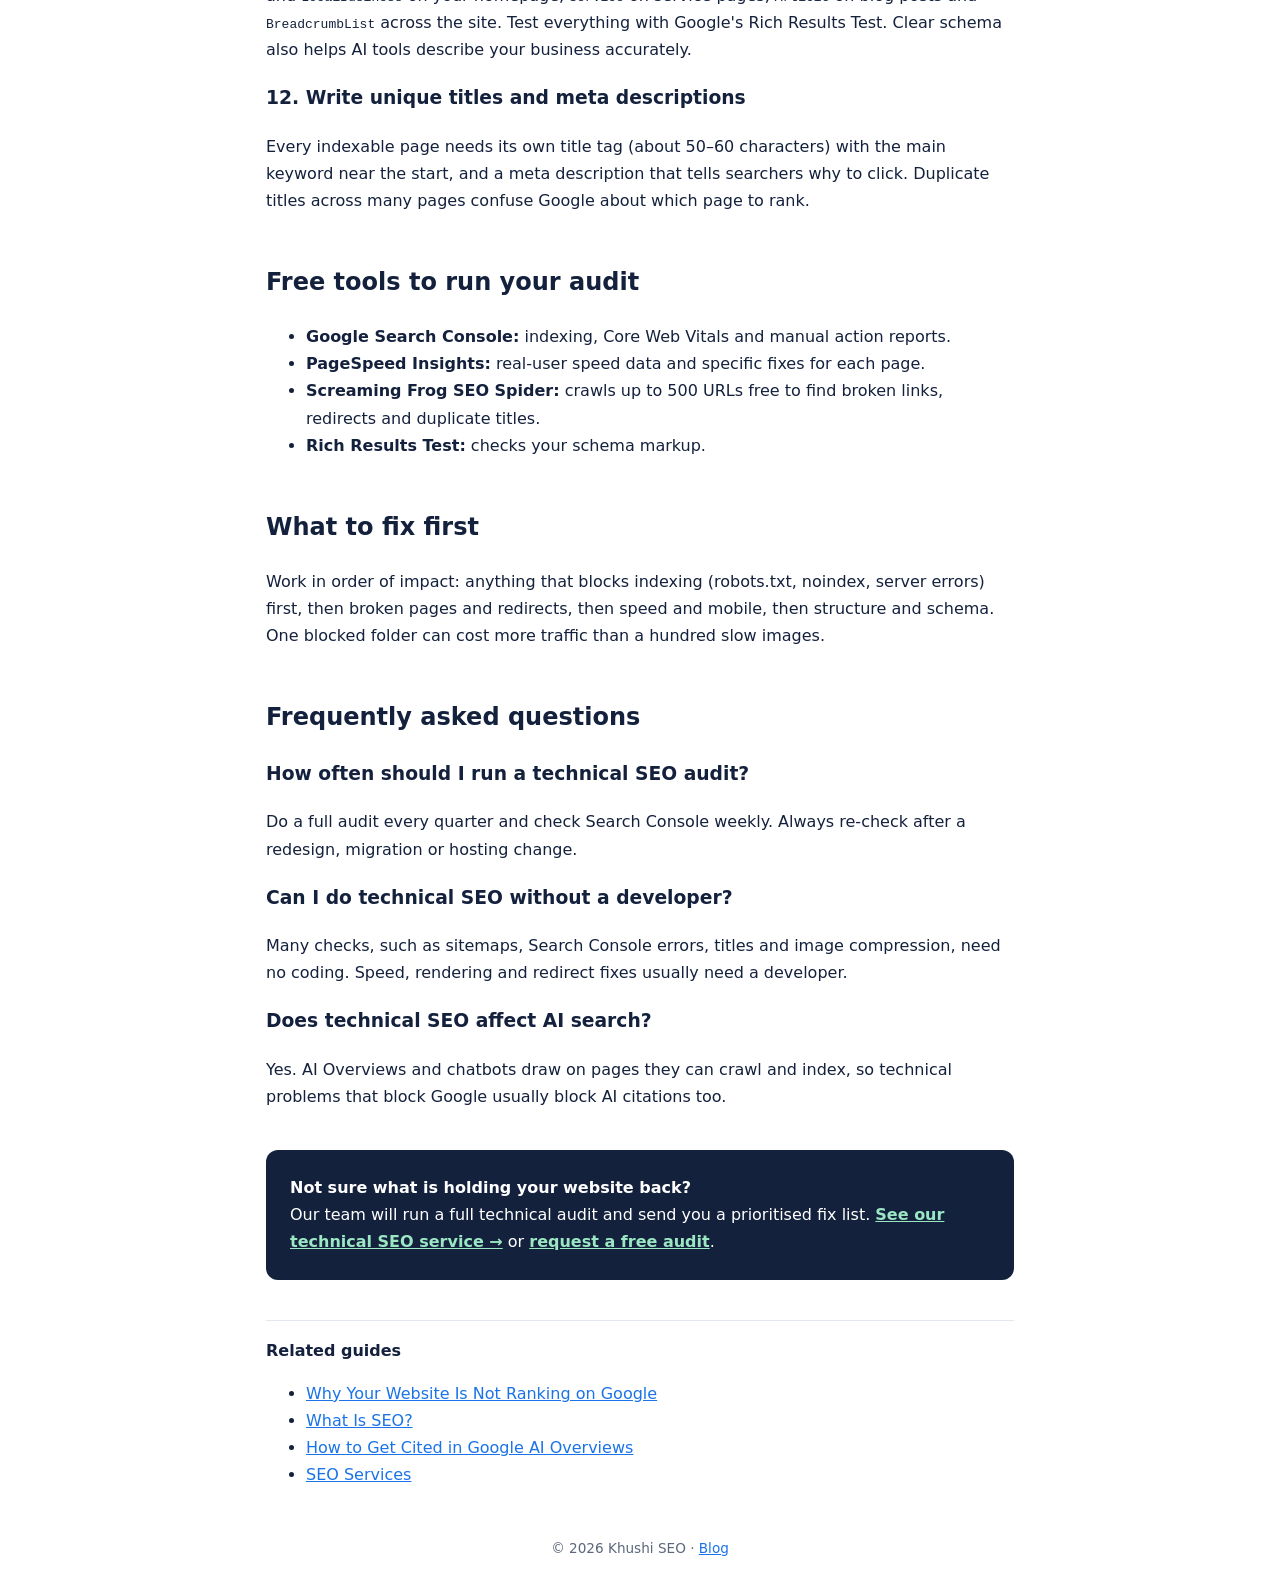
<file: blog/technical-seo-checklist/index.html>
<!DOCTYPE html>
<html lang="en-IN">
<head>
<meta charset="UTF-8"><meta name="viewport" content="width=device-width, initial-scale=1.0">
<title>Technical SEO Checklist 2026: 12 Fixes to Help Google Crawl and Rank Your Site | Khushi SEO</title>
<meta name="description" content="A practical technical SEO checklist for 2026: indexing, sitemaps, Core Web Vitals, mobile, HTTPS, schema, redirects and more, with what to fix first.">
<link rel="canonical" href="https://khushiseo.in/blog/technical-seo-checklist/">
<meta property="og:type" content="article"><meta property="og:title" content="Technical SEO Checklist 2026: 12 Fixes That Matter">
<meta property="og:description" content="The technical fixes that help Google crawl, index and rank your website.">
<meta name="twitter:card" content="summary_large_image">
<link rel="stylesheet" href="/blog/assets/blog.css">
<script type="application/ld+json">
{"@context":"https://schema.org","@graph":[
{"@type":"BlogPosting","headline":"Technical SEO Checklist 2026: 12 Fixes to Help Google Crawl and Rank Your Site","datePublished":"2026-11-18","dateModified":"2026-11-18","author":{"@type":"Organization","name":"Khushi SEO"},"publisher":{"@type":"Organization","name":"Khushi SEO","url":"https://khushiseo.in"},"mainEntityOfPage":"https://khushiseo.in/blog/technical-seo-checklist/","keywords":"technical seo checklist, technical seo audit, core web vitals, website indexing issues, crawl errors"},
{"@type":"FAQPage","mainEntity":[
{"@type":"Question","name":"How often should I run a technical SEO audit?","acceptedAnswer":{"@type":"Answer","text":"Do a full audit every quarter and check Search Console weekly. Always re-check after a redesign, migration or hosting change."}},
{"@type":"Question","name":"Can I do technical SEO without a developer?","acceptedAnswer":{"@type":"Answer","text":"Many checks, such as sitemaps, Search Console errors, titles and image compression, need no coding. Speed, rendering and redirect fixes usually need a developer."}},
{"@type":"Question","name":"Does technical SEO affect AI search?","acceptedAnswer":{"@type":"Answer","text":"Yes. AI Overviews and chatbots draw on pages they can crawl and index, so technical problems that block Google usually block AI citations too."}}]}]}
</script>
</head>
<body>
<header class="site"><div class="wrap wide"><a class="brand" href="/">Khushi SEO</a><nav><a href="/">Home</a><a href="/blog/">Blog</a><a href="/contact/">Contact</a></nav></div></header>
<section class="hero"><div class="wrap">
<span class="tag">Cluster guide · Technical SEO</span>
<h1>Technical SEO Checklist 2026: 12 Fixes to Help Google Crawl and Rank Your Site</h1>
<p class="meta">Updated 18 November 2026 · 8 min read</p>
</div></section>
<main class="wrap"><article>

<p>You can write the best content in your industry and still get no traffic if Google cannot find, load or understand your pages. <strong>Technical SEO</strong> is the work behind the scenes that makes your website easy for search engines and AI tools to crawl, index and trust. This checklist covers the 12 checks that matter most in 2026, in the order we fix them for clients.</p>

<nav class="toc"><strong>In this checklist</strong><ol>
<li><a href="#what">What technical SEO covers</a></li>
<li><a href="#crawl">Crawling and indexing (checks 1–5)</a></li>
<li><a href="#speed">Speed and experience (checks 6–8)</a></li>
<li><a href="#structure">Structure and signals (checks 9–12)</a></li>
<li><a href="#tools">Free tools to use</a></li>
<li><a href="#faq">FAQs</a></li></ol></nav>

<h2 id="what">What technical SEO covers</h2>
<p>If <a href="/blog/what-is-seo/">SEO</a> is a shop, content is the stock on the shelves and technical SEO is the building: the door, the lights and the signboard. It includes how your server responds, how pages link together, how fast they load on a phone and how clearly you describe them to search engines. When something here breaks, rankings drop across the whole site, not just one page. That is why it is the first thing we check when a client asks <a href="/blog/website-not-ranking-on-google/">why their website is not ranking on Google</a>.</p>

<h2 id="crawl">Crawling and indexing</h2>
<h3>1. Verify your site in Google Search Console</h3>
<p>Search Console is free and shows exactly how Google sees your site. Add your domain property, then open the <em>Pages</em> report. Every page marked "Not indexed" has a reason listed beside it, such as "Crawled – currently not indexed", "Duplicate without user-selected canonical" or "Blocked by robots.txt". Work through these reasons from the most common to the least.</p>

<h3>2. Submit a clean XML sitemap</h3>
<p>Your sitemap should list only pages you want in Google: live (200 status), canonical and not blocked. Remove redirects, 404s and thank-you pages. Submit it in Search Console and reference it at the bottom of your <code>robots.txt</code> file.</p>

<h3>3. Check robots.txt and noindex tags</h3>
<p>A single wrong line in <code>robots.txt</code> can hide your whole website. Make sure you are not blocking important folders, CSS or JavaScript. Also search your pages for leftover <code>noindex</code> tags, a common mistake after a site moves from a staging server to live.</p>

<h3>4. Fix broken pages and redirect chains</h3>
<p>Find 404 errors with a crawler and either restore the page or add a 301 redirect to the closest relevant page. Avoid chains like A → B → C; point every old URL straight to its final destination. Update internal links so they skip redirects entirely.</p>

<h3>5. Set canonical tags</h3>
<p>Product filters, tracking parameters and "www" versus non-"www" versions can create many copies of the same page. A canonical tag tells Google which version is the main one, so ranking signals are not split between duplicates.</p>

<h2 id="speed">Speed and page experience</h2>
<h3>6. Pass Core Web Vitals</h3>
<p>Core Web Vitals measure real visitors' experience. Aim for these "good" thresholds:</p>
<ul>
<li><strong>LCP (Largest Contentful Paint):</strong> main content visible within 2.5 seconds.</li>
<li><strong>INP (Interaction to Next Paint):</strong> the page responds to taps and clicks within 200 milliseconds.</li>
<li><strong>CLS (Cumulative Layout Shift):</strong> under 0.1, so buttons and text do not jump around while loading.</li>
</ul>
<p>The usual fixes are compressing images and serving them in WebP or AVIF, lazy-loading images below the fold, removing unused plugins and scripts, using a CDN, and setting width and height on images and ads.</p>

<h3>7. Design mobile-first</h3>
<p>Google indexes the mobile version of your site. Check that text is readable without zooming, buttons are easy to tap and no content is hidden on mobile that appears on desktop. In India, where most searches happen on phones, often over slower mobile data, this matters even more.</p>

<h3>8. Use HTTPS everywhere</h3>
<p>Every page should load over HTTPS with a valid certificate, and the HTTP versions should redirect permanently to HTTPS. Watch for "mixed content" warnings, where images or scripts still load over HTTP.</p>

<h2 id="structure">Structure and signals</h2>
<h3>9. Keep a shallow, logical site structure</h3>
<p>Important pages should be reachable within three clicks of the homepage. Group related pages into clusters: a main service page supported by blog articles that link back to it. Use clear, short URLs such as <code>/services/technical-seo/</code> rather than strings of numbers.</p>

<h3>10. Strengthen internal linking</h3>
<p>Internal links help Google discover pages and understand which ones matter most. Link from high-traffic blog posts to your service pages using descriptive anchor text, and fix "orphan" pages that have no internal links at all.</p>

<h3>11. Add structured data</h3>
<p>Schema markup describes your content in a format machines read easily. Use <code>Organization</code> and <code>LocalBusiness</code> on your homepage, <code>Service</code> on service pages, <code>Article</code> on blog posts and <code>BreadcrumbList</code> across the site. Test everything with Google's Rich Results Test. Clear schema also helps AI tools describe your business accurately.</p>

<h3>12. Write unique titles and meta descriptions</h3>
<p>Every indexable page needs its own title tag (about 50–60 characters) with the main keyword near the start, and a meta description that tells searchers why to click. Duplicate titles across many pages confuse Google about which page to rank.</p>

<h2 id="tools">Free tools to run your audit</h2>
<ul>
<li><strong>Google Search Console:</strong> indexing, Core Web Vitals and manual action reports.</li>
<li><strong>PageSpeed Insights:</strong> real-user speed data and specific fixes for each page.</li>
<li><strong>Screaming Frog SEO Spider:</strong> crawls up to 500 URLs free to find broken links, redirects and duplicate titles.</li>
<li><strong>Rich Results Test:</strong> checks your schema markup.</li>
</ul>

<h2>What to fix first</h2>
<p>Work in order of impact: anything that blocks indexing (robots.txt, noindex, server errors) first, then broken pages and redirects, then speed and mobile, then structure and schema. One blocked folder can cost more traffic than a hundred slow images.</p>

<h2 id="faq">Frequently asked questions</h2>
<h3>How often should I run a technical SEO audit?</h3>
<p>Do a full audit every quarter and check Search Console weekly. Always re-check after a redesign, migration or hosting change.</p>
<h3>Can I do technical SEO without a developer?</h3>
<p>Many checks, such as sitemaps, Search Console errors, titles and image compression, need no coding. Speed, rendering and redirect fixes usually need a developer.</p>
<h3>Does technical SEO affect AI search?</h3>
<p>Yes. AI Overviews and chatbots draw on pages they can crawl and index, so technical problems that block Google usually block AI citations too.</p>

<div class="cta"><strong>Not sure what is holding your website back?</strong><br>Our team will run a full technical audit and send you a prioritised fix list. <a href="/services/technical-seo/">See our technical SEO service →</a> or <a href="/contact/">request a free audit</a>.</div>

<div class="related"><strong>Related guides</strong><ul>
<li><a href="/blog/website-not-ranking-on-google/">Why Your Website Is Not Ranking on Google</a></li>
<li><a href="/blog/what-is-seo/">What Is SEO?</a></li>
<li><a href="/blog/get-cited-in-google-ai-overviews/">How to Get Cited in Google AI Overviews</a></li>
<li><a href="/services/seo-services/">SEO Services</a></li>
</ul></div>
</article></main>
<footer>© 2026 Khushi SEO · <a href="/blog/">Blog</a></footer>
</body></html>
</file>
<file: blog/assets/blog.css>
:root{--ink:#14213d;--muted:#5c677d;--accent:#0f9d58;--accent2:#1a73e8;--bg:#fff;--soft:#f3f6fb;--line:#e3e8f0}
*{box-sizing:border-box}body{margin:0;font-family:system-ui,-apple-system,"Segoe UI",Roboto,sans-serif;color:var(--ink);background:var(--bg);line-height:1.7}
a{color:var(--accent2)}.wrap{max-width:780px;margin:0 auto;padding:0 16px}.wide{max-width:1100px}
header.site{border-bottom:1px solid var(--line);background:#fff}header.site .wrap{display:flex;justify-content:space-between;align-items:center;padding:14px 16px}
header.site .brand{font-weight:800;font-size:1.2rem;color:var(--ink);text-decoration:none}header.site nav a{margin-left:16px;text-decoration:none;color:var(--muted)}
.hero{background:var(--soft);padding:48px 0 32px}.hero h1{font-size:clamp(1.8rem,4vw,2.6rem);line-height:1.2;margin:0 0 10px}
.meta{color:var(--muted);font-size:.9rem}article img{max-width:100%;height:auto;border-radius:10px}
article h2{margin-top:2em}.toc{background:var(--soft);border-left:4px solid var(--accent);padding:12px 20px;border-radius:6px}
.cta{background:var(--ink);color:#fff;padding:24px;border-radius:12px;margin:40px 0}.cta a{color:#9be7c4;font-weight:700}
.grid{display:grid;grid-template-columns:repeat(auto-fill,minmax(280px,1fr));gap:20px;padding:32px 0}
.card{border:1px solid var(--line);border-radius:12px;padding:20px}.card h3{margin:.2em 0}.tag{font-size:.75rem;text-transform:uppercase;letter-spacing:.06em;color:var(--accent);font-weight:700}
.related{border-top:1px solid var(--line);margin-top:40px;padding-top:16px}footer{color:var(--muted);text-align:center;padding:32px 16px;font-size:.85rem}
</file>
